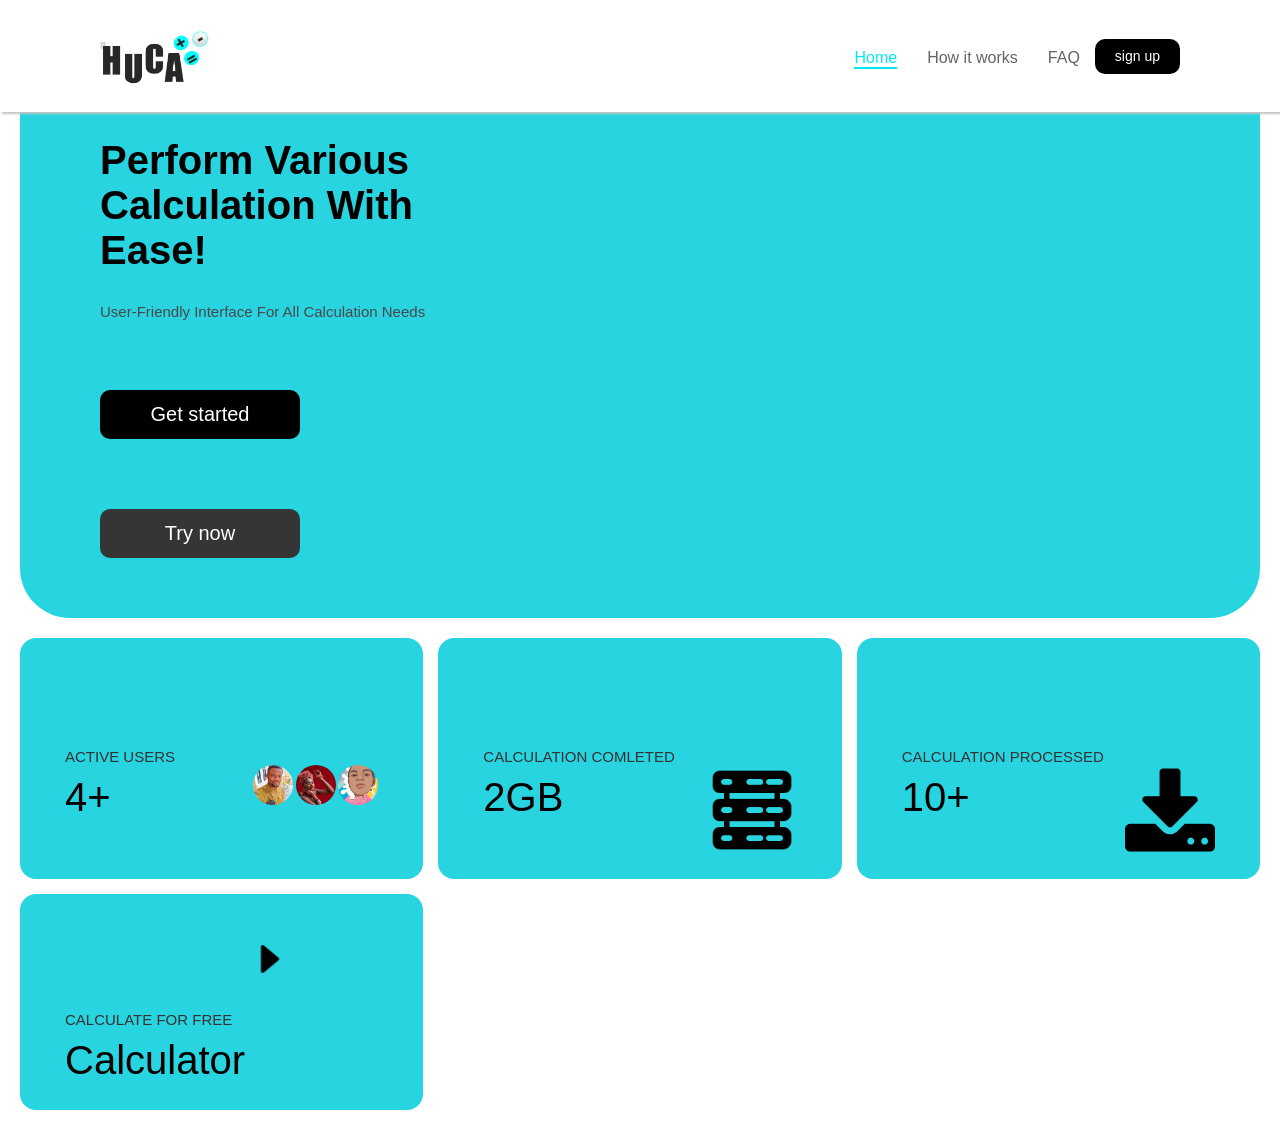
<file: html/index.html>
<!DOCTYPE html>
<html lang="en">
<head>
    <meta charset="UTF-8">
    <meta name="viewport" content="width=device-width, initial-scale=1.0">
    <title>Multi-purpose calculator</title>
    <link rel="stylesheet" href="/styles/style.css">
    <link rel="stylesheet" href="https://cdnjs.cloudflare.com/ajax/libs/font-awesome/6.4.2/css/all.min.css">
</head>
<body>
    <header id="head" class="header">
     <div class="text"><img src="/images/huca calculator.png" alt=""></div>
     
    <nav class="list" id="list">
        <div class="list-01"></div>
        <li class="active"><a href="#" >Home</a></li>
        <li> <a href="/index/howitworks.html" >How it works</a></li>
        <li> <a href="/index/faq.html" >FAQ</a></li>
    </div>
        <button class="but-1" ><a href="signup.html">sign up</a></button>
    </nav>
</div>
     <div class="fas fa-brs" id="menu-btn"><img src="/images/menu-icon-19353.png" alt=""></div>
    </header>
<input type="range" name="" id="">
<section class="main">
        <div>
            <div class="space">
            <div>
                <div class="autom">
                <div class="auto">
    <h2>perform various calculation with ease!</h2>
    <p>user-friendly interface for all calculation needs</p>
</div> 

</div>
    <div class="butt">
        <button class="but-1">Get started</button>
        <button class="but-1 buttt-1">Try now</button>
    </div></div>
   <div class="emty">
 
</div></div>
</div>
</section>

<!--ratng section-->
<section class="rating">
    <div class="box">
        <div class="box-1">
            <div class="sp"></div>
       <p>ACTIVE USERS</p>
       <div class="bo">
        <h4>4+</h4>
        <div class="img">
            <div class="sub-img">
            <img src="/images/images (21).jpeg" alt="">
            <img src="/images/images (19).jpeg" alt="">
            <img src="/images/1627642417811.jpg" alt="">
        </div>
        </div>
    </div>
        </div>
    <div class="box-1">
        <div class="sp"></div>
        <p>CALCULATION COMLETED</p>
        <div class="bo">
        <h4>2GB</h4>
        <div class="img">
            <img src="/images/server-storage.png" alt=""></div>
    </div>
        </div>
    <div class="box-1">
        <div class="sp"></div>
    <p>CALCULATION PROCESSED</p>
    <div class="bo">
    <h4>10+</h4>
    <div class="img"><img src="/images/download-to-storage-drive.png" alt=""></div>
</div> 
        </div>
<div class="box-1">
    <div class="arrow">
        <a href="/index/overview.html"><div class="img"><img src="/images/arrow.png" alt=""></div></a>
    </div>
    <p>CALCULATE FOR FREE</p>
    <div class="bo">
    <h4>Calculator</h4> 
    
</div>
        </div>    

    </div>
</section>
<!---rating section ends-->
<script src="/script/script.js"></script>
</body>
</html>
</file>
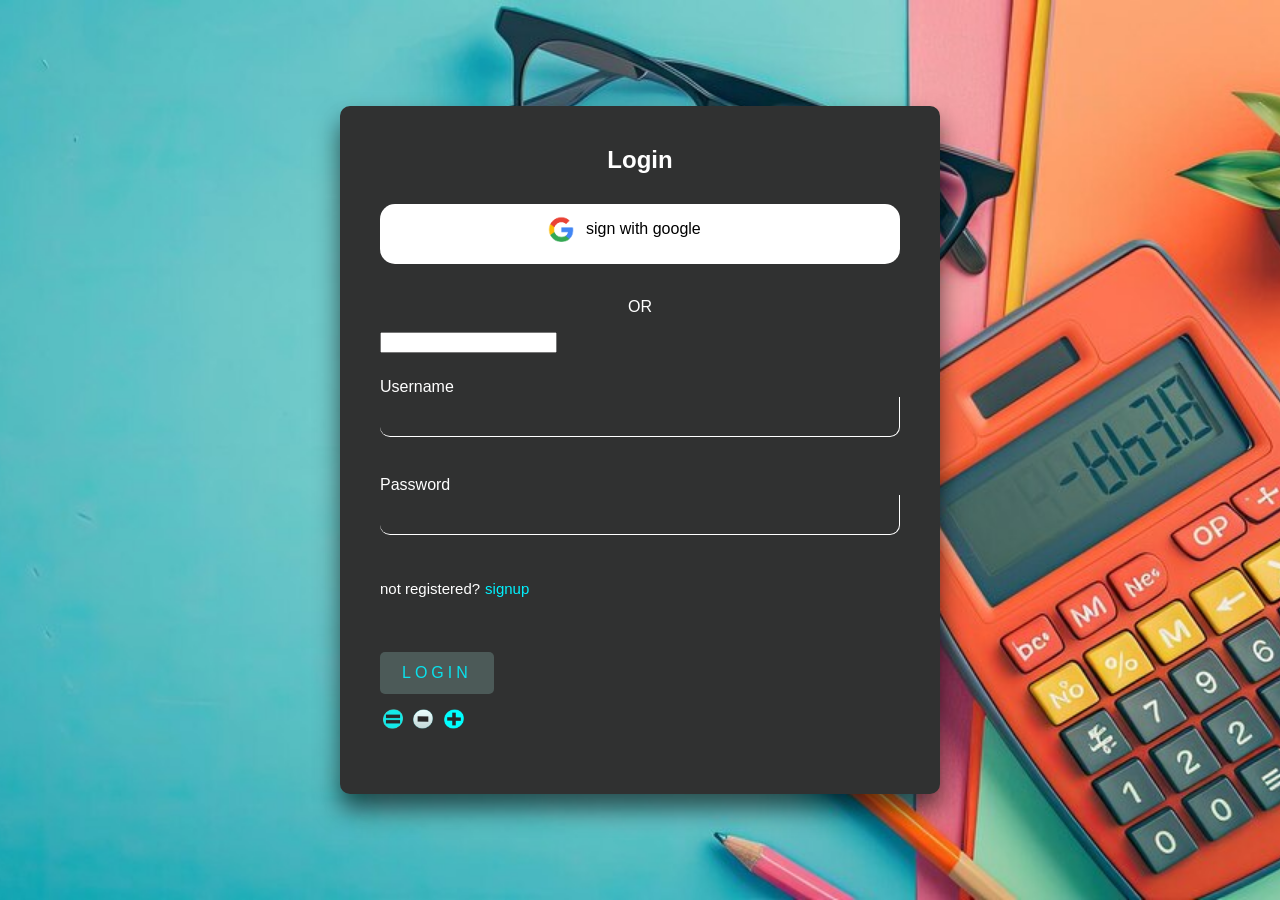
<file: html/login.html>
<html lang="en">
<head>
    <meta charset="UTF-8">
    <meta http-equiv="X-UA-Compatible" content="IE=edge">
    <meta name="viewport" content="width=device-width, initial-scale=1.0">
    <title>Login</title>
    <link rel="stylesheet" href="/styles/login.css">
</head> 
<body>
    <div class="login-box">
<h2>Login</h2>

<div class="gle-2">
  
    <div class="googlle">
        
        <img src="/images/pngwing.com.png" alt="">
      <p>sign with google</p>
    </div>
   
   <br>
   <div class="p">
<p>OR</p>
   </div>
</div>
<form action="">
    <input type="text">
</form>
<form>
    <div class="user-box">
 <label id="lab">Username</label>
 <br>
    <input type="text" placeholder="" name="name" required id="input">
</div>

<div class="user-box">
<label id="lab-2">Password</label>
<br>
<input type="password" name="password" placeholder="" required id="input-2">
</div>
<div class="lin">
    <p>not registered?</p>
    <a href="signup.html">signup</a>
</div>
<div class="lin-2">
<a href="#" >LogIn</a>
<div class="icon-load">
    <img src="/images/ball icon/calc-ball-1.png" alt="">
    <img src="/images/ball icon/calc-ball-2.png" alt="">
    <img src="/images/ball icon/calc-ball-3.png" alt="">
</div>
</div>
</form>

    </div> 
    <script src="/script/login.js"></script>
</body>
</html>
</file>
<file: styles/style.css>
@import url('https://fonts.googleapis.com/css2?family=Arsenal+SC:ital,wght@0,400;0,700;1,400;1,700&family=Righteous&display=swap');

* {
    margin: 0;
    padding: 0;
    box-sizing: border-box;
    font-family: Arial, Helvetica, sans-serif;
    transition: 0.2s linear;
}
/* html style */
html{
   font-size: 62.5%;
   overflow-x: hidden;
   scroll-padding-top: 9rem;
   scroll-behavior: smooth;
   background: var(--bg-2);
}
html::-webkit-scrollbar-track {
   background: transparent;
 }
 html::-webkit-scrollbar-thumb {

   border-radius: 5rem;
 }
 body {
   background: var(-bg);
 }

/* root combination */
 :root{
 --bg: rgb(0, 0, 0);
 --bg-temp: rgb(197, 197, 197);
 --bg-2: #fff;
 --main: #03e9f4;
 }

 /* header start */
  .header{
    margin: px 0px;
    padding: 0px 100px;
    align-items: center;
    justify-content: space-between;
    box-shadow: 2px 2px 2px rgb(197, 197, 197);
    display: flex;
    background: var(--bg-2);
    z-index: 1000;
    top: 0;
    left: 0;
    right: 0;
    position: fixed;
    padding-top: 30px;
    padding-bottom: 25px;
    width: 100%;
 }
 header h1{
   font-size: 20px;
   font-weight: 700;
 }
/* header nav start*/
nav{
   display: flex;
}
 nav li{
   list-style: none;
   display: flex;
   padding: 10px 15px;
   cursor: pointer;
   font-size: 16px;
}
nav li a{
   color: #646464;
   text-decoration: none;
}
nav li:hover a{
   color: var(--main);
}
.text img{
   height: 55px;
   width: 110px;
}
.active a{
   border-bottom: 2px solid var(--main);
   color: var(--main);
}
/* header nav stop*/
button{
   outline: none;
   padding: 5px  20px;
   background: #000;
   border-radius: 10px; 
   font-size: 14px;
   color: #fff;
   cursor: pointer;
   margin-bottom: 5px;
   border: none;
}
button a{
   color: #fff;
   text-decoration: none;
   object-fit: cover;
}
.fas{
   color: #000;
}
button:hover{
   box-shadow:  0px 2px 2px 2px rgba(60, 80, 60, 145);
}
.header .fas img{
   height: 30px;
   width: 30px;
}
#menu-btn{
   display: none;
}

.main{
   padding: 0px 80px;
   padding-top: 120px;
   margin: 0px 20px;
   background: #28d4e0;
   height: 100%;
   border-radius: 50px;

}
.space{
   display: flex;
}
.autom{
   display: flex;
}
.emty{
   width: 1200px;
  padding-left: 400px;
  padding-top: 50px;
}
.emty img{
   height: 300px;
   width: 300px; 
}
.main h2{
font-size: 40px;
margin-bottom: 30px;
text-transform: capitalize;
}

.main .butt button{
   margin: 10px;
   margin-left: 0px;
   padding: 13px 20px;
   font-size: 20px;
   width: 200px;
   margin-bottom: 60px;
}
.main .butt button:hover{
   background: none;
   color: #000;
}
.main .butt .buttt-1{
   background-color: #363535;
}
.main p{
font-size: 15px;
color: #494848;
text-transform: capitalize;
margin-bottom: 60px;
}
button .buttt-1{
   background: #363535;
}
/*raing section start*/

.rating{
   margin: 20px;  
}
.rating .box .box-1{ 
   padding: 20px 45px;
   background: #28d4e0;
  padding-bottom: 2px;
   border-radius: 16px;

}
.rating h4{
   font-size: 40px;
   padding-top: 10px;
   font-weight: 200;
   padding-bottom: 5px;
}
.rating p{
   font-size: 15px;
   color: #333232;
   padding-top: 20px;
}
.rating .box{
   display: grid;
   grid-template-columns: repeat(auto-fit, minmax(30rem, 1fr));
   gap: 1.5rem;
}

.box .box-1 img{
   width: 90px;
   height: 90px;
}
.box-1{
   padding-top: 10px;
}
.box-1 .bo{
   display: flex;
   justify-content: space-between;
   flex-direction: row;
   padding-bottom: 20px;
}
.box-1 .sp{
   height: 70px;
}
.box-1 .bo .img .sub-img img{
   border-radius: 50%;
   height: 40px;
   width: 40px;
 
}
.arrow .img img{
   width: 30px;
   height: 30px;
   transform: rotate(-90deg);
   margin-top: 30px;
   margin-bottom: 15px;
   margin-left:   190px;
}
.arrow .img img:hover{
transform: scale(1.3);
}
/*  media queries */
@media (max-width: 1000px) {
   html {
     font-size: 55%;
   }
   .header {
     padding: 1.5rem 2rem;
   }
   section {
     padding: 2rem;
   }
  
}
@media (max-width: 768px) {
   .rating .box{
      display: grid;
      grid-template-columns: repeat(auto-fit, minmax(30rem, 1fr));
      gap: 1.8rem;
 } 
   .header nav{
      position: absolute;
      display: inline;
      padding: 20px 15px;
      top: 100%;
      right: -100%;
      background: #ffffff;
      width: 30rem;
      height: calc(100vh - 9.5rem);
   }
   .header .list li{
      color: var(--black);
    display: block;
    margin: 1.5rem;
    padding: 0.5rem;
    font-size: 2rem;
   }
   #menu-btn {
      display: inline-block;
    }
   .header button{
      margin-top: 50px;
      margin-left: 20px;
   }
    nav li a{
      color: #646464;
      text-decoration: none;
      margin: 1rem;
   }
   .header nav.active{
  right: 0%;
}
nav li{
   list-style: none;
   
   flex-direction: row;
   padding: 10px 15px;
   cursor: pointer;
   font-size: 16px;
}
.main .butt button{
   margin-bottom: 40px;
}
}
/* media ends */

/* login page start */

.section form{
   box-sizing: border-box;
   display: flex;
   flex-direction: column;
   padding: 20px 90px;
}
.section form input{
padding: 0px 20px;

}

/* already file */
 
header .a-img img{
   width: 40px;
   height: 40px;
   border-radius: 20px;
   margin-left: 30px;
}
</file>
<file: styles/login.css>
html {
    height: 100%;
}
body {
    margin: 0%;
    padding: 0%;
    font-family: sans-serif;
  /*  background: linear-gradient(#141e30,#243b55);*/
  background-color: rgb(71, 71, 71);
  background-image: url(/images/calculator-with-calculator-it-calculator-it_1235831-216377.jpg);
background-repeat: no-repeat;
background-position: center;
background-size: cover;
}

.login-box {
    position: absolute;
    top: 50%;
    left: 50%;
    width: 600px;
    padding: 40px;
    transform: translate(-50%, -50%);
   background: rgb(48, 49, 49);
   box-sizing: border-box;
   box-shadow: 0 15px 25px rgba(0, 0, 0, 0.6);
   border-radius: 10px;
}

.login-box h2 {
    margin: 0 0 30px;
    padding: 0;
    color: white;
    text-align: center;
}
.login-box .user-box{
    position: relative;
    
}
.login-box .user-box input{
width: 100%;
padding: 10px 0;
font-size: 16px;
color: #fff;
margin-bottom: 30px;
border: 1px solid #fff;
border-radius: 10px;
border-left: none;
border-right: 1px solid #fff; 
border-top: 1px solid #fff;
outline: none;
background: transparent;
padding: 0 1.5rem;
height: 50px;
}

.login-box .user-box label {
position: absolute;
top: 0%;
left: 0;
padding: 1px 0;
font-size: 16px;
color: #fff;
pointer-events: none;
transition: .5s;
margin-left: 0px;
background: rgb(48, 49, 49);
margin-top: 8px;
width: 550px;

}
.login-box .user-box input:focus ~ label,
.login-box .user-box input:valid ~ label {
top: -20px;
left: 0;
color: #03e9f4;
font-size: 12px;
}
.lin-2 a {
position: relative; 
display: inline-block;
padding: 10px 20px;
color: #0ae1ec;
font-size: 16px;
text-transform: uppercase;
overflow: hidden;
transform: .5s;
margin-top: 40px;
letter-spacing: 4px;
border: 2px  solid transparent;
text-decoration: none;
background: #4c5a58;
border-radius: 5px;

}
.lin-2 a:hover{
    background: #03e9f4;
    color: #fff;
    border-radius: 5px;
}
.login-box a span{
    position: absolute;
    display: block;
}
/*  .login-box a span:nth-child(1) {
    top: 0%;
    left: -100%;
    width: 100%;
    height: 2px;
    background: linear-gradient(90deg, tarnsparent #03e9f4);
    animation: btn-anim1 1s reverse infinite;
} */

@keyframes btn-anim1 {
    0% {
        left: -100%;
    }
    100%{
        left: 0;
    }
}
.login-box a span:nth-child(2) {
    top: -100%;
    right: 0;
    width: 2px;
    height: 100%;
    background: linear-gradient(180deg, transparent, #03e9f4);
    animation: btn-anim2 is linear infinite;
    animation-delay: .25s;
}
@keyframes btn-anim2 {
    0% {
        top: -100%;
    }
    50%, 100% {
        top: 100%;
    }
}
.login-box a span:nth-child(3) {
    bottom: 0;
    right: -100%;
    width: 100%;
    height: 2px;
    background: linear-gradient(270deg, transparent, #00f2ff);
    animation-delay: .5s;
}
.lin a{
background: none;
font-size: 15px;
padding: 15px 5px;
text-decoration: none;
color: #00f2ff;
}
.lin p{
color: #fff;
font-size: 15px;
}
.lin{
display: flex;
}
@media (max-width: 668px) {
.login-box{
    width: 400px;
}
}
.login-box label.active{
margin-top: 8px;
background: rgb(48, 49, 49);
width: 70px;
margin-left: 20px;

}
.login-box label.active-2{
margin-top: 8px;
background: rgb(48, 49, 49);
width: 70px;
margin-left: 20px;
}
.login-box label.active-3{
margin-top: 8px;
background: rgb(48, 49, 49);
width: 70px;
margin-left: 20px;
}
.googlle img{
width: 50px;
height: 50px;
padding-bottom: 10px;
}
.googlle{
background-color: #fff;
padding: px 30px;
display: flex;
padding-left: 30%;
border-radius: 15px;
}
.googlle p{
color: #000;  
}
.gle-2 .p{
text-align: center;
color: #fff;
}
.lin-2 .icon-load{
    margin-top: 10px;
}
.lin-2 .icon-load img{
    height: 20px;
    width: 20px;
    padding: 5px 3px;
    animation: cycle 1s ease-in-out infinite;
}
.lin-2 .icon-load img:nth-child(1){
    animation-delay: 0;
    
}
.lin-2 .icon-load img:nth-child(2){
    animation-delay: 0.2s;
}
.lin-2 .icon-load img:nth-child(3){
    animation-delay: 0.4s;
    
}



/* keyflame animation for loading */

@keyframes cycle {
    0%{
        transform: translateY(0);
    }
    50%{
        transform: translateY(1rem);
    }
    100%{
        transform: translateY(0);
    }
}
</file>
